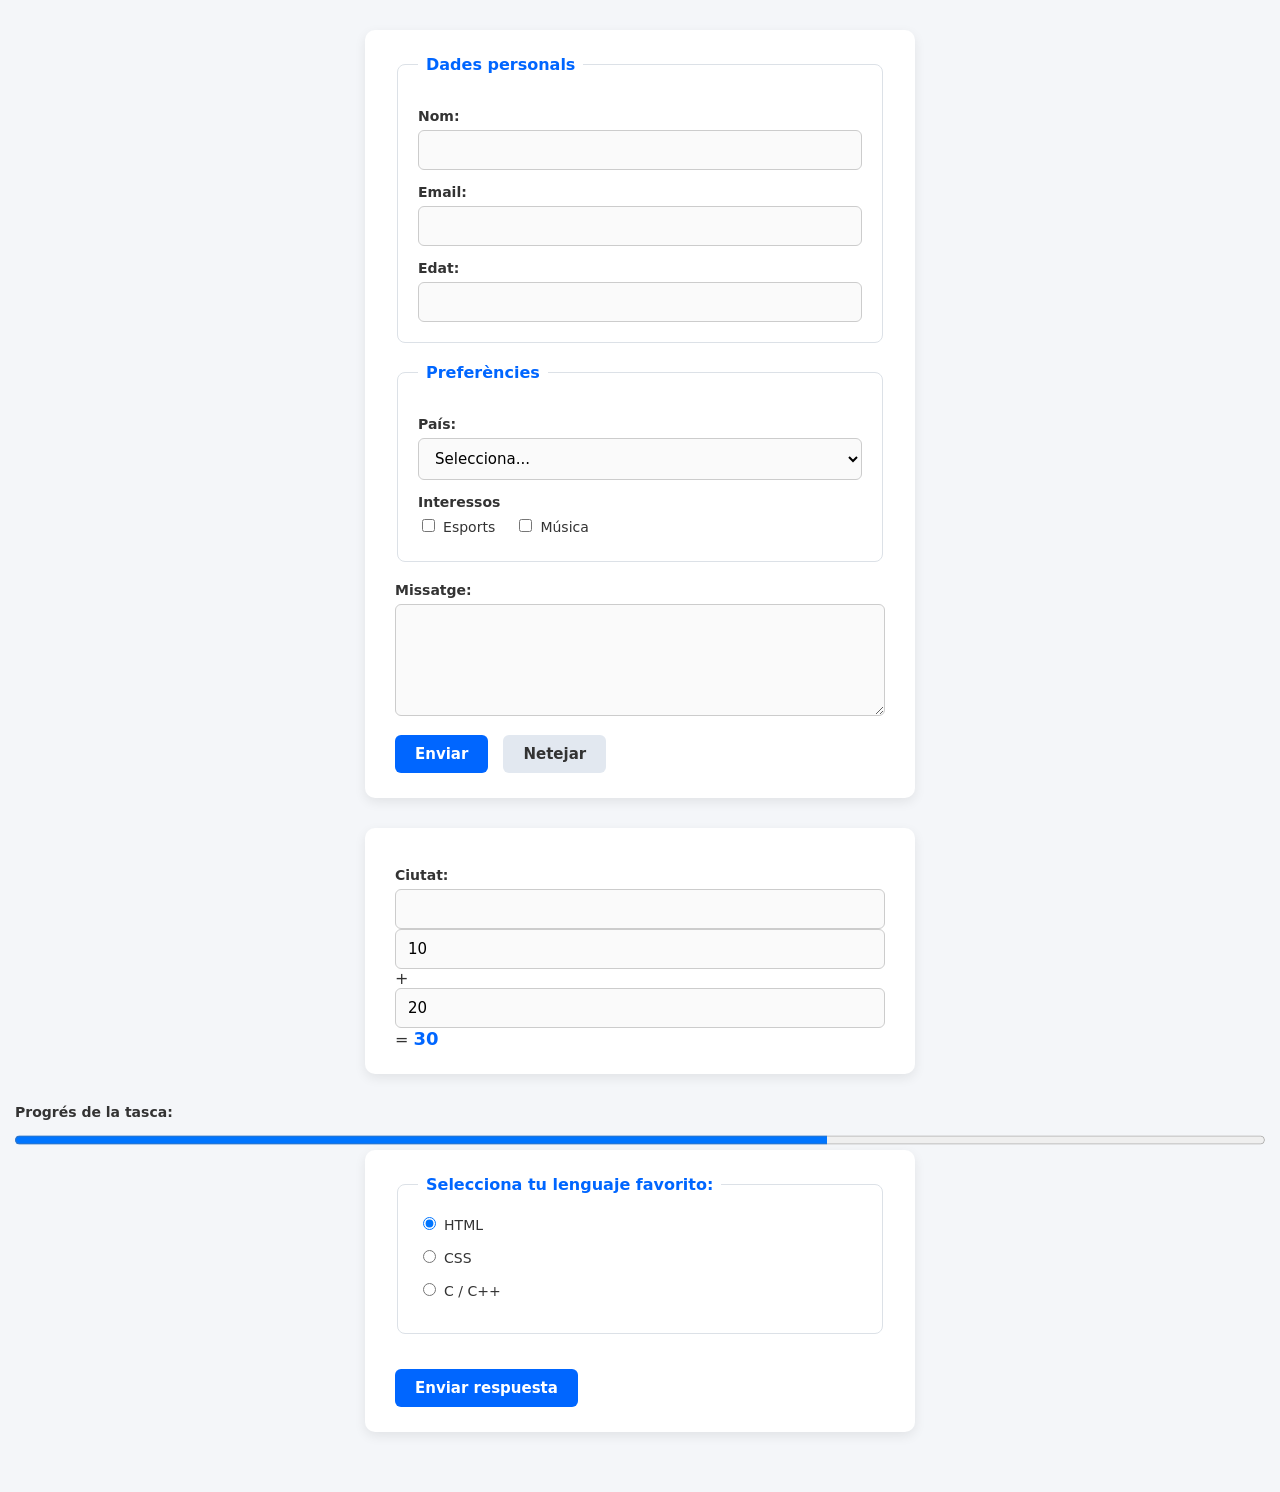
<file: formulario/index.html>
<!DOCTYPE html>
<html lang="en">
<head>
    <meta charset="UTF-8">
    <meta name="viewport" content="width=device-width, initial-scale=1.0">
    <title>Document</title>
    <link rel="stylesheet" href="style.css">
</head>
<body>
    <form action="/contacte" method="POST">
        <fieldset>
            <legend>Dades personals</legend>

            <label for="nom">Nom:</label>
            <input type="text" name="nom" id="nom" required>

            <label for="email">Email:</label>
            <input type="email" name="email" id="email" required>

            <label for="edat">Edat:</label>
            <input type="number" name="edat" id="edat" min="18" max="100">
        </fieldset>
        <fieldset>
            <legend>Preferències</legend>

            <label for="pais">País:</label>
            <select name="pais" id="pais">
                <option value="">Selecciona...</option>
                <option value="es">Es</option>
                <option value="fr">Fr</option>
            </select>

            <p>Interessos</p>
            <input type="checkbox" name="interessos" value="esports" id="esports">
            <label for="esports">Esports</label>

            <input type="checkbox" name="interessos" value="musica" id="musica">
            <label for="musica">Música</label>
        </fieldset>

        <label for="missatge">Missatge:</label>
        <textarea name="missatge" rows="5" cols="40" id="missatge"></textarea>


        <button type="submit">Enviar</button>
        <button type="reset">Netejar</button>
    </form>

    <form action="/contacte">
        <label for="ciutat">Ciutat:</label>
        <input type="text" id="ciutat" name="ciutat" list="llista_ciutats" />
        <datalist id="llista_ciutats">
            <option value="Barcelona"></option>
            <option value="Girona"></option>
            <option value="Lleida"></option>
            <option value="Tarragona"></option>
            <option value="València"></option>
        </datalist>
        <!--  -->
        <form oninput="resultat.value = parseInt(a.value) + parseInt(b.value)">
            <input type="number" id="a" name="a" value="10" />
            +
            <input type="number" id="b" name="b" value="20" />
            =
            <output name="resultat" for="a b">30</output>
        </form>
        <label for="progrés">Progrés de la tasca:</label>
        <progress id="progrés" value="65" max="100">65%</progress>
    </form>
<form action="#" method="POST">
    <fieldset>
        <legend>Selecciona tu lenguaje favorito:</legend>

        <div>
            <input type="radio" id="opcion-html" name="lenguaje" value="html" checked>
            <label for="opcion-html">HTML</label>
        </div>

        <div>
            <input type="radio" id="opcion-css" name="lenguaje" value="css">
            <label for="opcion-css">CSS</label>
        </div>

        <div>
            <input type="radio" id="opcion-c" name="lenguaje" value="c">
            <label for="opcion-c">C / C++</label>
        </div>
    </fieldset>

    <button type="submit">Enviar respuesta</button>
</form>
</body>
</html>
</file>
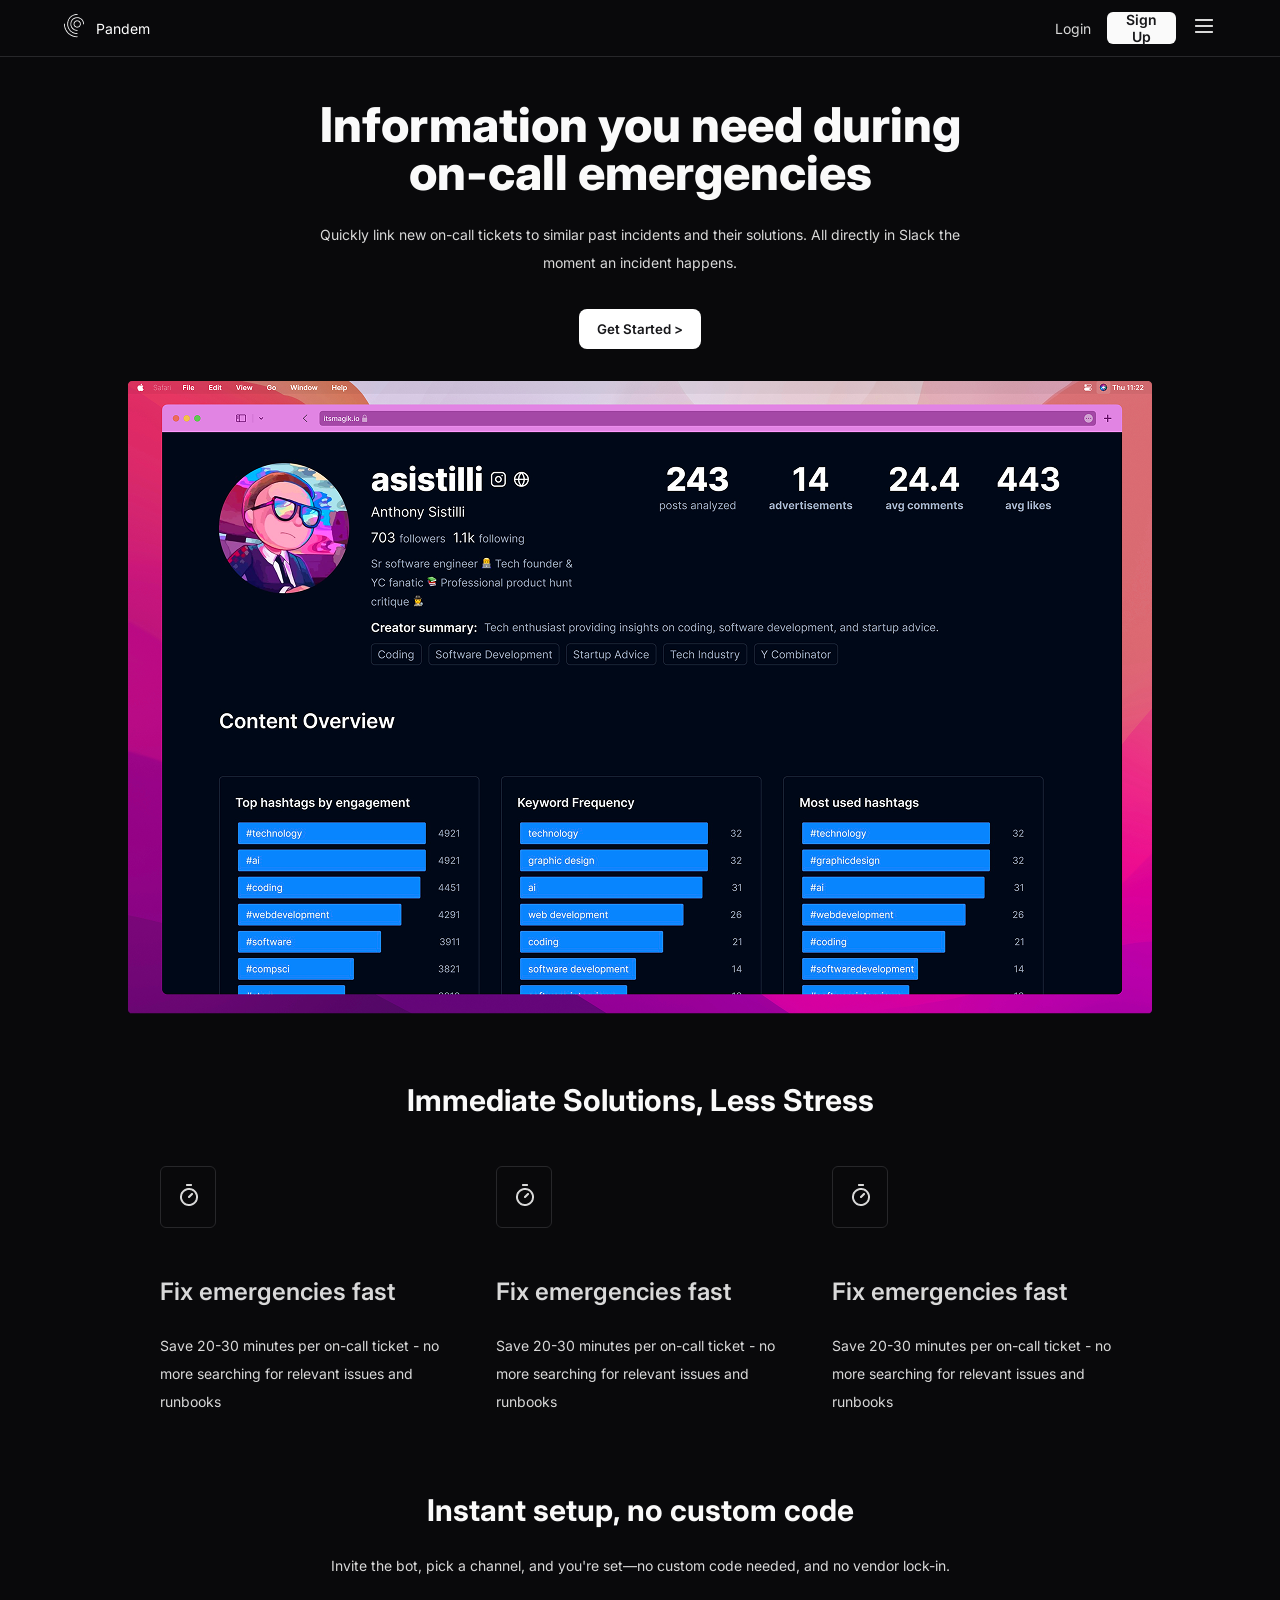
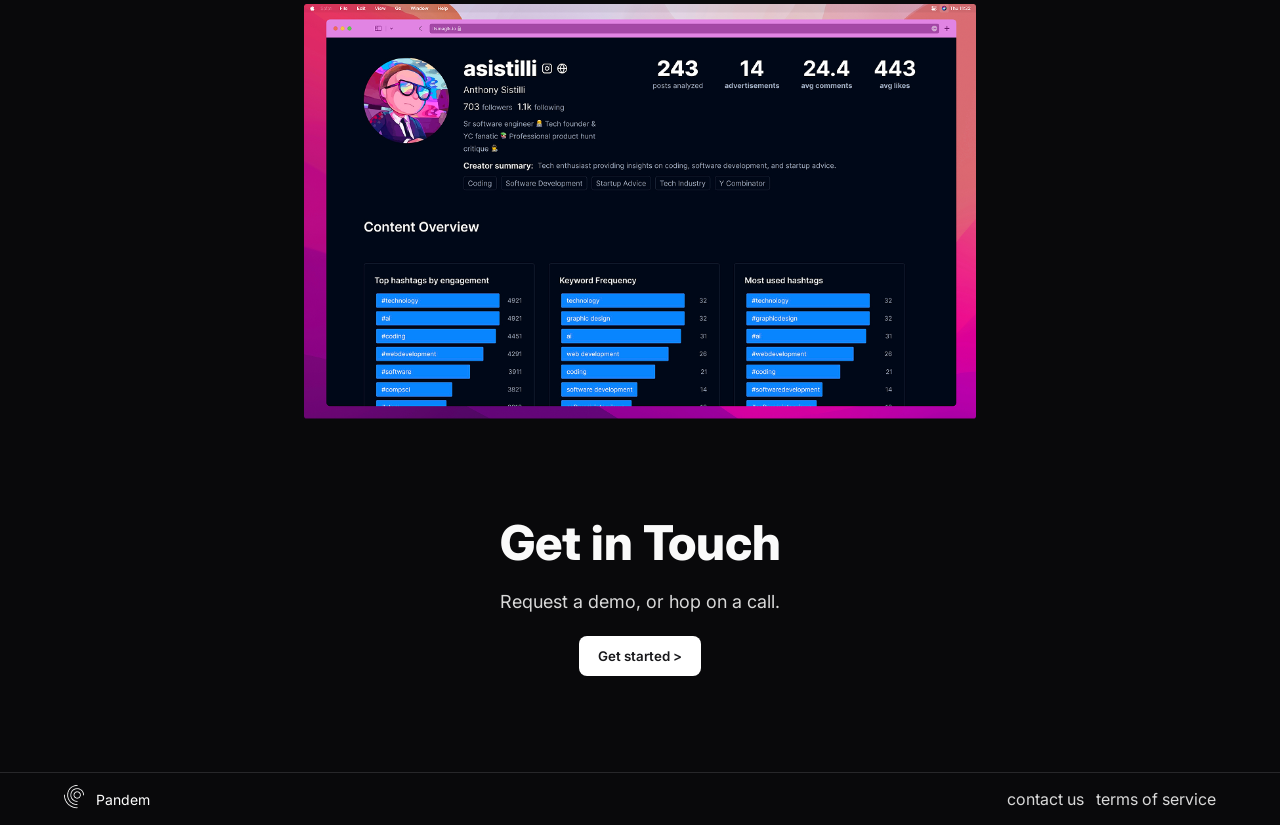
<file: int1/index.html>
<!DOCTYPE html>
<html lang="es">
<head>
    <meta charset="UTF-8">
    <meta name="viewport" content="width=device-width, initial-scale=1.0">
    <title>Document</title>
    <link rel="stylesheet" href="style.css">
    <link rel="preconnect" href="https://fonts.googleapis.com">
    <link rel="preconnect" href="https://fonts.gstatic.com" crossorigin>
    <link href="https://fonts.googleapis.com/css2?family=Inter:ital,opsz,wght@0,14..32,100..900;1,14..32,100..900&display=swap" rel="stylesheet">
</head>
<body>
    <header>
        <div class="pandem">
            <div class="logo">
                <img src="img/logo.png" alt="">
            </div> 
            <div class="pandem-title">
                <p>Pandem</p>
            </div>
            <nav class="menu">
                <ul>
                    <li><a href="#">Docs</a></li>
                    <li><a href="#">Pricing</a></li>
                    <li><a href="#">Status</a></li>
                    <li><a href="#">FAQs</a></li>
                    <li><a href="#">Contact Us</a></li>
                </ul>
            </nav>           
        </div>
        <div class="account">
            <div class="login">
                <p>Login</p>
            </div>
            <div class="signup">
                <p>Sign Up</p>
            </div>
            <div class="menu-mobile">
                <img src="img/menumob.png" alt="Menu mobile">
            </div>
        </div>
    </header>
    <main>
        <div class="intro-pandem">
            <h1>Information you need during on-call emergencies</h1>     
            <p>Quickly link new on-call tickets to similar past incidents and their solutions. All directly in Slack the moment an incident happens.</p>       
        </div>
        <button class="button-start">
            Get Started >
        </button>
        <div class="img-maing">
            <img src="img/hero_image.png" alt="Cuenta de una imagen">
        </div>
    </main>
    <section class="sct-solution">
        <h1>Quick solutions, less stress</h1>
        <h2>Immediate Solutions, Less Stress</h2>
        <div class="solutions">
            <div class="solutions-item">
                <div class="frame"><img src="img/frame.png" alt=""></div>
                <div class="item-solution_text">
                    <h3>Fix emergencies fast</h3>
                    <p>Save 20-30 minutes per on-call ticket - no more searching for relevant issues and runbooks</p>
                </div>
            </div>
            <div class="solutions-item">
                <div class="frame"><img src="img/frame.png" alt=""></div>
                <div class="item-solution_text">
                    <h3>Fix emergencies fast</h3>
                    <p>Save 20-30 minutes per on-call ticket - no more searching for relevant issues and runbooks</p>
                </div>
            </div>
            <div class="solutions-item">
                <div class="frame"><img src="img/frame.png" alt=""></div>
                <div class="item-solution_text">
                    <h3>Fix emergencies fast</h3>
                    <p>Save 20-30 minutes per on-call ticket - no more searching for relevant issues and runbooks</p>
                </div>
            </div>
        </div>
    </section>
    <section class="sct-setupdemo">
        <div class="demo-text">
            <h1>Instant setup, no custom code</h1>
            <h2>Instant setup, no custom code</h2>
            <p>Invite the bot, pick a channel, and you're set—no custom code needed, and no vendor lock-in.</p>
            <div class="img-maing img-maing2">
                <img src="img/hero_image.png" alt="Cuenta de una imagen">
            </div>
        </div>
        <div class="demo-start">
            <h1>Get in Touch</h1>
            <p>Request a demo, or hop on a call.</p>
            <button class="button-start type2"><span class="wh">Get started</span> ></button>
        </div>
    </section>
    <footer>
        <div class="pandem">
            <div class="logo">
                <img src="img/logo.png" alt="">
            </div> 
            <div class="pandem-title">
                <p>Pandem</p>
            </div>           
        </div>  
        <nav class=" menu2">
            <ul>
                <li><a href="#">contact us</a></li>
                <li><a href="#">terms of service</a></li>
            </ul>
        </nav>
    </footer>
</body>
</html>
</file>
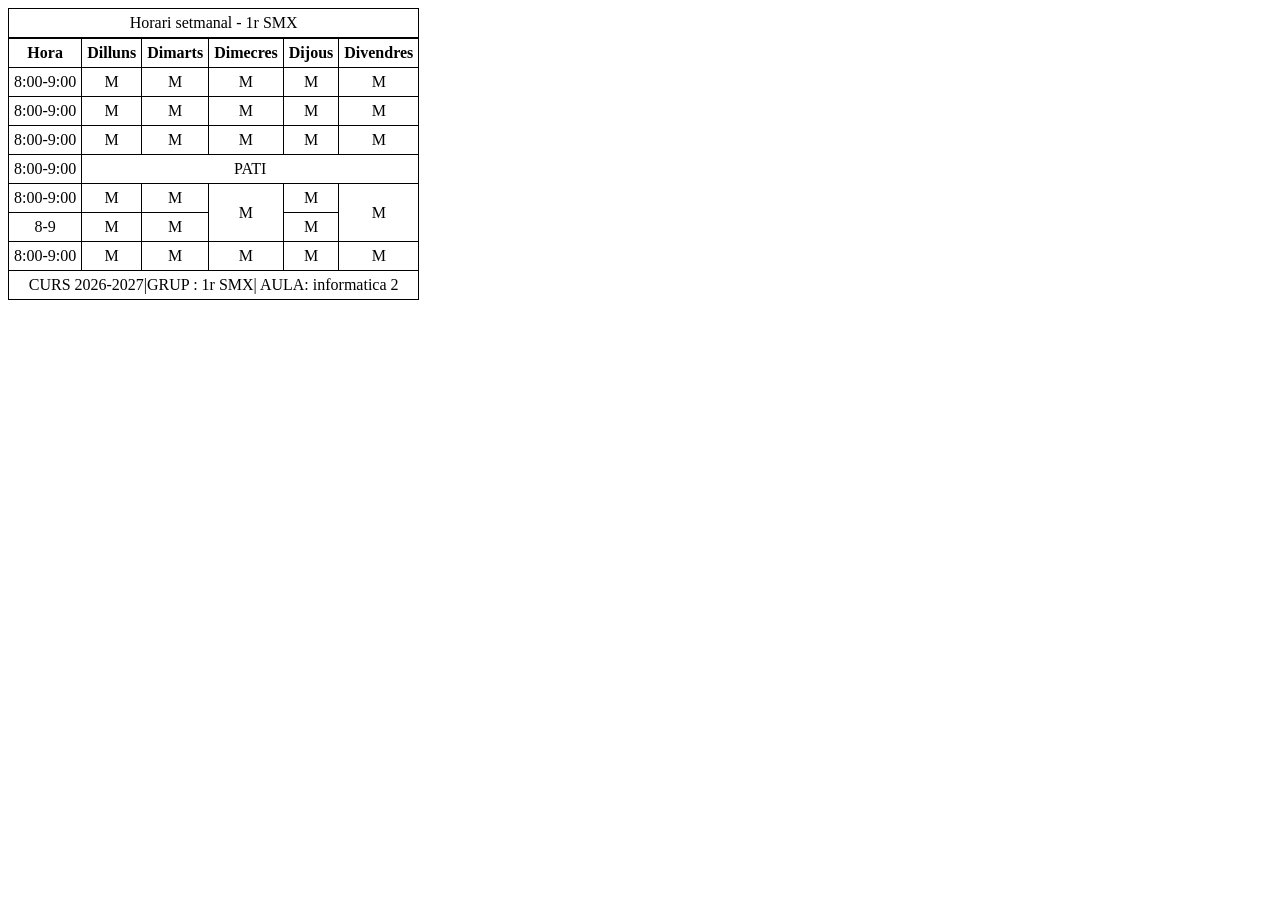
<file: tablas/index.html>
<!DOCTYPE html>
<html lang="en">
<head>
    <meta charset="UTF-8">
    <meta name="viewport" content="width=device-width, initial-scale=1.0">
    <title>Document</title>
    <link rel="stylesheet" href="style.css">
</head>
<body>
    <table>
        <caption>Horari setmanal - 1r SMX</caption>
        <thead>
            <tr>
                <th>Hora</th>
                <th>Dilluns</th>
                <th>Dimarts</th>
                <th>Dimecres</th>
                <th>Dijous</th>
                <th>Divendres</th>
            </tr>
        </thead>
        <tbody>
            <tr>
                <td>8:00-9:00</td>
                <td>M</td>
                <td>M</td>
                <td>M</td>
                <td>M</td>
                <td>M</td>
            </tr>
            <tr>
                <td>8:00-9:00</td>
                <td>M</td>
                <td>M</td>
                <td>M</td>
                <td>M</td>
                <td>M</td>
            </tr>
            <tr>
                <td>8:00-9:00</td>
                <td>M</td>
                <td>M</td>
                <td>M</td>
                <td>M</td>
                <td>M</td>
            </tr>
            <tr>
                <td>8:00-9:00</td>
                <td colspan="5">PATI</td>
            </tr>
            <tr>
                <td>8:00-9:00</td>
                <td>M</td>
                <td>M</td>
                <td rowspan="2">M</td>
                <td>M</td>
                <td rowspan="2">M</td>
            </tr>
            <tr>
                <td>8-9</td>
                <td>M</td>
                <td>M</td>
                <td>M</td>
            </tr>
            <tr>
                <td>8:00-9:00</td>
                <td>M</td>
                <td>M</td>
                <td>M</td>
                <td>M</td>
                <td>M</td>
            </tr>
        </tbody>
        <tfoot>
            <tr>
                <td colspan="6">CURS 2026-2027|GRUP : 1r SMX| AULA: informatica 2</td>
            </tr>
        </tfoot>
    </table>
</body>
</html>
</file>
<file: formulario/style.css>
/* 1. RESET BÁSICO Y FUENTE GENERAL */
* {
    box-sizing: border-box; /* Hace que el padding no agrande las cajas más de lo debido */
    font-family: system-ui, -apple-system, sans-serif; /* Tipografía limpia del sistema */
}

body {
    background-color: #f4f6f9; /* Fondo gris muy suave para que destaquen los formularios */
    color: #333;
    padding: 30px 15px; /* Aire alrededor de toda la página */
    margin: 0;
}

/* 2. CONTENEDORES PRINCIPALES (Tarjetas) */
form {
    background-color: #ffffff;
    max-width: 550px; /* Evita que se estire demasiado en pantallas grandes */
    margin: 0 auto 30px auto; /* Centra el formulario y separa unos de otros por abajo */
    padding: 25px 30px; /* Espacio interior entre el borde y los inputs */
    border-radius: 10px;
    box-shadow: 0 4px 12px rgba(0, 0, 0, 0.08); /* Sombra suave estilo tarjeta */
}

/* 3. AGRUPACIONES (Fieldset y Legend) */
fieldset {
    border: 1px solid #dce1e7;
    border-radius: 8px;
    padding: 20px;
    margin-bottom: 20px;
}

legend {
    font-weight: 700;
    color: #0066ff;
    padding: 0 8px; /* Deja un poco de blanco a los lados del texto sobre la línea */
}

/* 4. ETIQUETAS (Labels y párrafos de título) */
label, fieldset p {
    display: block; /* Obliga a que el texto quede arriba y el input salte abajo */
    font-weight: 600;
    font-size: 14px;
    margin-top: 14px;
    margin-bottom: 6px;
}

/* Excepción: los labels que van al lado de un checkbox o radio */
input[type="checkbox"] + label,
input[type="radio"] + label {
    display: inline-block; /* Se quedan en la misma línea que su cajita */
    font-weight: 400;
    margin-top: 0;
    margin-right: 15px;
    cursor: pointer;
}

/* 5. CAMPOS DE TEXTO, SELECTS Y TEXTAREA */
input[type="text"],
input[type="email"],
input[type="number"],
select,
textarea {
    width: 100%; /* Ocupan todo el ancho disponible de su contenedor */
    padding: 10px 12px; /* Aire interior para que el texto no toque los bordes */
    border: 1px solid #ccc;
    border-radius: 6px;
    font-size: 15px;
    background-color: #fafafa;
}

/* Efecto al hacer clic dentro de un campo */
input:focus, select:focus, textarea:focus {
    outline: none;
    border-color: #0066ff;
    background-color: #ffffff;
}

/* Ajuste para los inputs de la calculadora (a + b = resultado) */
form[oninput] input[type="number"] {
    width: 80px; /* Más estrechos para que quepan en una sola línea */
    display: inline-block;
}

output {
    font-weight: bold;
    font-size: 18px;
    color: #0066ff;
}

/* 6. BARRA DE PROGRESO Y RADIO DIVS */
progress {
    width: 100%;
    height: 18px;
    margin-top: 5px;
}

fieldset div {
    margin-bottom: 8px; /* Separa verticalmente las opciones del radio button */
}

/* 7. BOTONES */
button {
    padding: 10px 20px;
    border: none;
    border-radius: 6px;
    font-size: 15px;
    font-weight: 600;
    cursor: pointer;
    margin-top: 15px;
    margin-right: 10px;
}

button[type="submit"] {
    background-color: #0066ff;
    color: #ffffff;
}

button[type="submit"]:hover {
    background-color: #0052cc; /* Oscurece un poco al pasar el ratón */
}

button[type="reset"] {
    background-color: #e2e8f0;
    color: #333333;
}

button[type="reset"]:hover {
    background-color: #cbd5e1;
}
</file>
<file: int1/style.css>
:root{
    --background-color:#09090B;
    --white-important-text: #FAFAFA;
    --white-normal-text: #D9D9D9;
    --dark-border: #27272A;
    --button-sign: #18181B;
    --text-mobile:14px;
    --text-pc:18px;
    --h2: 30px;
}

*{
    box-sizing: border-box;
    margin: 0;
    padding: 0;
    font-family: "Inter";
}

body{
    background-color: var(--background-color);
    display: flex;
    flex-direction: column;
    align-items: center;
    text-align: center;
}

h1,h2{
    color: var(--white-important-text);
}

h2{
    font-size: var(--h2);
}

main,section,h3,.login{
    color: var(--white-normal-text);
}

li{
    list-style: none;
}

p{
    font-size: var(--text-mobile);
    font-weight: 400;
}

a{
    text-decoration: none;
    color: var(--white-normal-text);
}

.none{
    display: none;
}

/* HEADER */

header,.account,.pandem,.signup p, footer{
    display: flex;
    align-items: center;
}

header, footer{
    width: 100%;
    justify-content: space-between;
    padding: 12px 5%;
}

header{
    border-bottom: 1px solid #27272A;
}

.account{
    gap: 16px;
}

.menu{
    display: none;
}

.signup{
    color: var(--button-sign);
    padding: 2px 8px;
    background-color: var(--white-important-text);
    border-radius: 6px;
}

.signup p{
    width: 53px;
    height: 28px;
    font-weight: 600;
}

.pandem{
    gap: 12px;
    color: #FFF;
}

/* MAIN */

main,section{
    padding: 0 32px;
}

main{
    margin-top: 44px;
    width: 100%;
    display: flex;
    flex-direction: column;
    align-items: center;
}

.line-height,.button-start, .intro-pandem p{
    line-height: 28px;
}

.intro-pandem{
    min-width: 311px;
    max-width: 672px;
}

h1{
    font-size: 48px;
    font-weight: 800;
    line-height: 48px;
}

.intro-pandem p{
    margin: 24px 0 32px 0;
    font-weight: 400;
}

.button-start{
    color: var(--button-sign);
    background-color: #FFF;
    border: none;
    font-weight: 600;
    padding: 6px 16px;
    border-radius: 8px;
    width: 122px;
    height: 40px;
}

.img-maing{
    min-width: 211px;
    max-width: 1024px;
}

.img-maing img{
    margin: 32px 0 64px 0;
    width: 100%;
}

/*  SECTION */

.sct-solution{
    margin-bottom: 106px;
    display: flex;
    flex-direction: column;
    align-items: center;
}

.sct-solution h1,.demo-text h1{
    display: none;
}

.sct-solution h2{
    margin-bottom: 48px;
}

.solutions{
    text-align: start;
    display: flex;
    flex-direction: column;
    gap: 48px;
    flex-direction: row;
    flex-wrap: wrap;
    justify-content: center;
}

.solutions-item{
    width: 288px;
    height: 220px;
}

.frame{
    padding: 16px;
    border: 1px solid #27272A;
    border-radius: 6px;
    width: 56px;
    margin-bottom: 24px;
}

h3{
    padding: 24px 0;
    font-weight: 600;
    font-size: 24px;
    line-height: 32px;
}

.item-solution_text{
    line-height: 28px;
}

/* SECTION - 2 */

.demo-text p{
    line-height: 28px;
    margin: 24px 0;
}

.img-maing2{
    min-width: 211px;
    max-width: 672px;
}

.img-maing2 img{
    margin: 0;
    margin-bottom: 96px;
}

.demo-start{
    margin-bottom: 96px;
}

.demo-start p{
    margin: 24px 0;
    font-size: var(--text-pc);
}

/* FOOTER */

footer{
    border-top: 1px solid #27272A;
}


.menu ul,.menu2 ul{
    display: flex;  
    gap: 12px;
}



/* Media QUERIES */
@media screen and (min-width: 1440px){
    main{
        margin: 144px 0;
    }

    .intro-pandem p, .demo-text p{
        line-height: 18px;
    }


    .intro-pandem p{
        font-size: var(--text-pc);
    }

    .menu, .demo-text h1{
        display: block;
    }

    .img-maing{
        margin-top: 48px;
    }

    .img-maing2{
        margin-top: 24px;
    }

    .demo-text h1{
        width: 672px;
        margin-top: 100px;
    }

    .demo-text p{
        font-size: var(--text-pc);
        width: 672px;
    }

    .signup p{
        width: 85px;
        justify-content: center;
    }
    .pandem,.menu ul{
        gap: 32px;
    }

    .menu-mobile,.sct-solution h2, .demo-text h2{
        display: none;
    }

    .sct-solution,.demo-text,.demo-start{
        margin-bottom: 144px;
    }

    .sct-solution h1{
        display: block;
        margin-bottom: 48px;
    }
    
    .type2{
        width: 328px;
        text-align: end;
    }

    .wh{
        display: none;
    }

}
</file>
<file: tablas/style.css>
*{
    box-sizing: border-box;
}

table,caption,td,th,tr{
    border: 1px solid black;
    border-collapse: collapse;
    text-align: center;
    padding: 5px;
}
</file>
